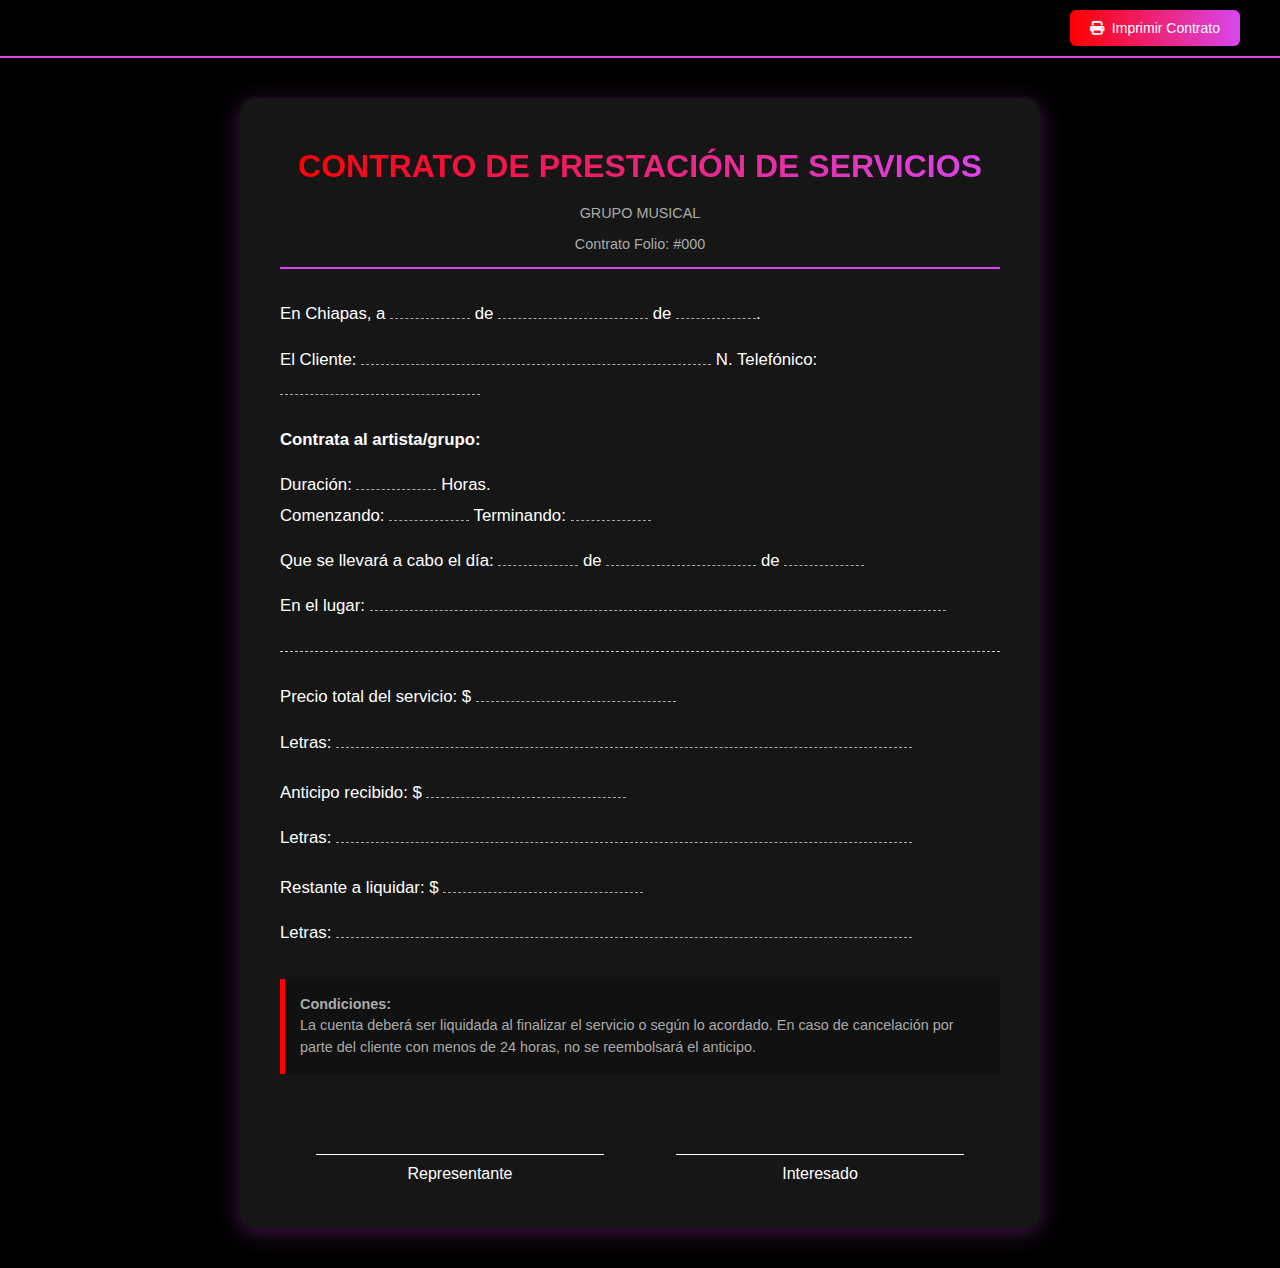
<file: vistas/contrato.html>
<!DOCTYPE html>
<html lang="es">
<head>
  <meta charset="UTF-8">
  <meta name="viewport" content="width=device-width, initial-scale=1.0">
  <title>Contrato de Servicio</title>
  <link rel="stylesheet" href="/estilos/contrato.css"> 
  <link rel="stylesheet" href="https://cdnjs.cloudflare.com/ajax/libs/font-awesome/6.4.0/css/all.min.css">
</head>
<body>
  <header class="header">
    <div class="header-buttons" style="margin-left: auto;">
      <button onclick="window.print()" class="btn-volver">
        <i class="fas fa-print"></i> Imprimir Contrato
      </button>
    </div>
  </header>

  <div class="contrato-container">
    <div class="contrato-card">
        <div class="contrato-header-title">
            <h1>CONTRATO DE PRESTACIÓN DE SERVICIOS</h1>
            <p id="headerMusicoNombre">GRUPO MUSICAL</p> 
            <p>Contrato Folio: #<span id="folioContrato">000</span></p>
        </div>

        <div class="seccion">
            <p>
                En <span id="ciudadFirma">Chiapas</span>, a 
                <span class="linea-relleno" id="diaFirma"></span> de 
                <span class="linea-relleno" id="mesFirma" style="min-width: 150px;"></span> de 
                <span class="linea-relleno" id="anioFirma"></span>.
            </p>
            <p>
                El Cliente: <span class="linea-relleno" id="nombreCliente" style="min-width: 350px;"></span>
                N. Telefónico: <span class="linea-relleno" id="telefonoCliente" style="min-width: 200px;"></span>
            </p>
        </div>

        <div class="seccion">
            <p class="titulo-servicio" style="font-weight: bold;">
                Contrata al artista/grupo: <span id="nombreMusicoBody"></span>
            </p>
            <p>
                Duración: <span class="linea-relleno" id="duracionHoras"></span> Horas.
                <br>
                Comenzando: <span class="linea-relleno" id="horaInicio"></span>
                Terminando: <span class="linea-relleno" id="horaFin"></span>
            </p>
            <p>
                Que se llevará a cabo el día: 
                <span class="linea-relleno" id="diaEvento"></span> de 
                <span class="linea-relleno" id="mesEvento" style="min-width: 150px;"></span> de 
                <span class="linea-relleno" id="anioEvento"></span>
            </p>
            <p>
                En el lugar: <span class="linea-relleno" id="direccionEvento" style="min-width: 80%;"></span>
            </p>
        </div>

        <hr style="border: 0; border-top: 1px dashed #ccc; margin: 30px 0;">

        <div class="seccion">
            <p>
                Precio total del servicio: $ <span class="linea-relleno" id="montoTotal" style="min-width: 200px;"></span>
            </p>
            <p>
                Letras: <span class="linea-relleno" id="montoTotalLetras" style="min-width: 80%;"></span>
            </p>
        </div>

        <div class="seccion">
            <p>
                Anticipo recibido: $ <span class="linea-relleno" id="montoAnticipo" style="min-width: 200px;"></span>
            </p>
            <p>
                Letras: <span class="linea-relleno" id="montoAnticipoLetras" style="min-width: 80%;"></span>
            </p>
        </div>

        <div class="seccion">
            <p>
                Restante a liquidar: $ <span class="linea-relleno" id="montoRestante" style="min-width: 200px;"></span>
            </p>
            <p>
                Letras: <span class="linea-relleno" id="montoRestanteLetras" style="min-width: 80%;"></span>
            </p>
        </div>

        <div class="seccion-legal">
            <p style="font-weight: bold; color: var(--color-texto-claro);">Condiciones:</p>
            <p>La cuenta deberá ser liquidada al finalizar el servicio o según lo acordado. En caso de cancelación por parte del cliente con menos de 24 horas, no se reembolsará el anticipo.</p>
        </div>

        <div class="seccion-firmas">
            <div class="firma">
                <div class="linea-firma"></div>
                <span id="firmaMusico">Representante</span>
            </div>
            <div class="firma">
                <div class="linea-firma"></div>
                <span id="firmaCliente">Interesado</span>
            </div>
        </div>
    </div>
  </div>

  <script src="/Js/contrato.js"></script>
</body>
</html>
</file>
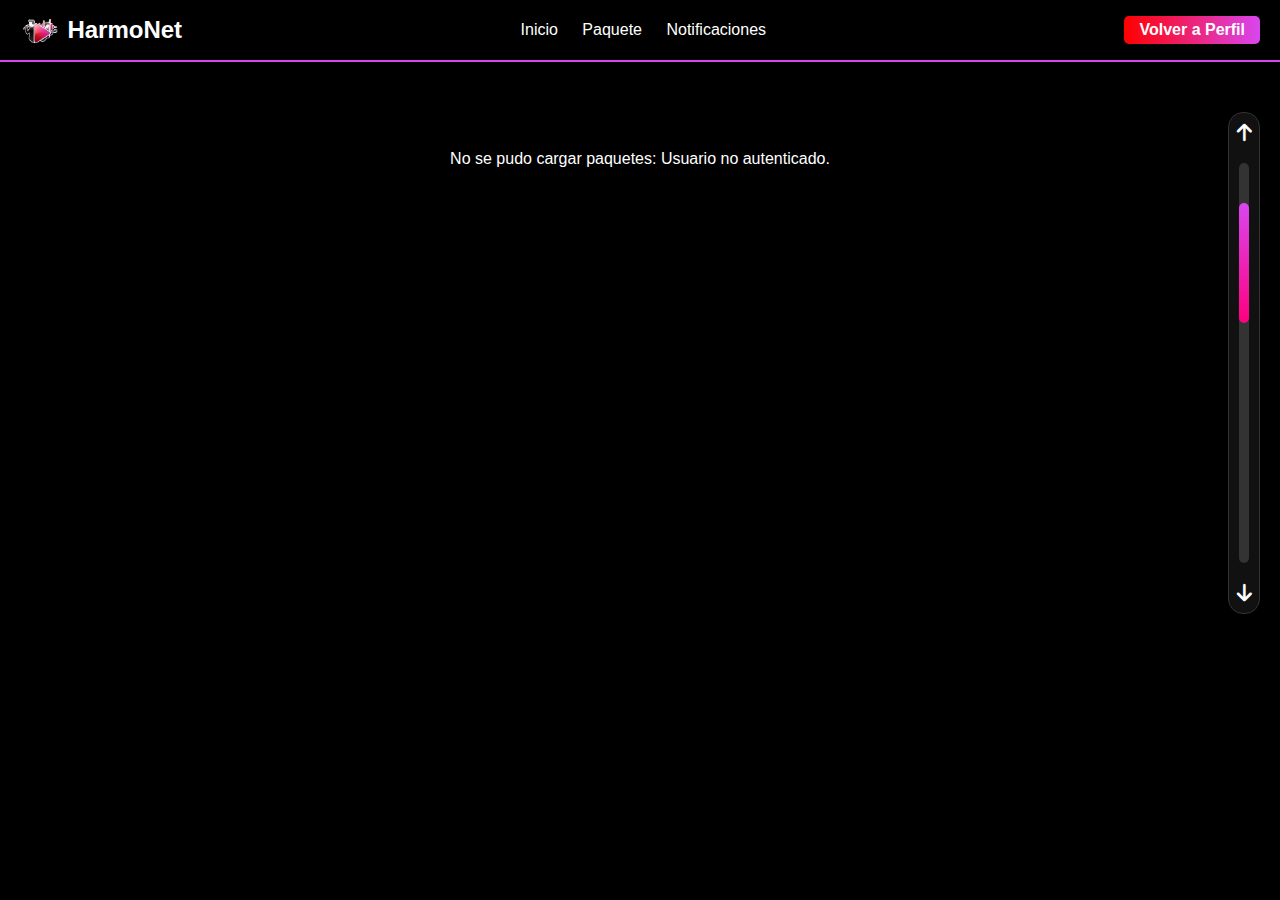
<file: vistas/paquete.html>
<!DOCTYPE html>
<html lang="es">
<head>
    <meta charset="UTF-8">
    <meta name="viewport" content="width=device-width, initial-scale=1.0">
    <title>HarmoNet - Vista de Eventos</title>
    <link rel="stylesheet" href="/estilos/paquete.css">
    <link rel="stylesheet" href="https://cdnjs.cloudflare.com/ajax/libs/font-awesome/6.0.0-beta3/css/all.min.css">
</head>
<body>

    <header class="navbar">
        <div class="logo">
            <img src="/Imagenes/logo-harmonet.png" alt="Logo HarmoNet" class="logo-icon">
            <span>HarmoNet</span>
        </div>
        <nav class="menuMusico"> 
            <a href="../index.html">Inicio</a>
            <a href="#">Paquete</a>
            <a href="Notificaciones.html">Notificaciones</a>
        </nav>
        <div class="user-profile">
            <a href="menuMusico.html">Volver a Perfil</a> 
        </div>
    </header>

    <div class="main-container">
        <div class="event-list">
            
           
        </div>

        <div class="sidebar-scroll">
            <i class="fas fa-arrow-up"></i>
            <div class="scroll-bar">
                <div class="scroll-thumb"></div>
            </div>
            <i class="fas fa-arrow-down"></i>
        </div>
    </div>

    <div id="confirmationModal" class="modal">
        <div class="modal-content">
            <span class="close-button">&times;</span>
            <h3 id="modalTitle">Confirmación</h3>
            <p id="modalMessage">¿Estás seguro de que quieres realizar esta acción?</p>
            <div class="modal-actions">
                <button id="confirmBtn" class="confirm-btn">Sí</button>
                <button id="cancelBtn" class="cancel-btn">No, Cancelar</button>
            </div>
        </div>
    </div>

    <div id="editModal" class="modal">
        <div class="modal-content">
            <span class="close-button">&times;</span>
            <h3>✏️ Editar Paquete</h3>
            <form id="editForm">
                
                <label for="editPackageTitle">Título del Paquete (Nombre):</label>
                <input type="text" id="editPackageTitle" name="editPackageTitle" required>
                
                <label for="editPackageDescription">Descripción:</label>
                <textarea id="editPackageDescription" name="editPackageDescription"></textarea>
                
                <label for="editPackageDuration">Duración (Unidad de Tiempo, ej: por hora):</label>
                <input type="text" id="editPackageDuration" name="editPackageDuration" required>

                <label for="editPackagePrice">Precio ($):</label>
                <input type="number" id="editPackagePrice" name="editPackagePrice" min="0" step="1" required>

                <label for="editPackageMusicians">Cantidad de Músicos:</label>
                <input type="number" id="editPackageMusicians" name="editPackageMusicians" min="1" required>

                <label for="editPackageImage">Cambiar Imagen del Paquete:</label>
                <input type="file" id="editPackageImage" name="editPackageImage" accept="image/*">
                
                <div class="modal-actions">
                    <button type="submit" class="confirm-btn">Guardar Cambios</button>
                    <button type="button" id="editCancelBtn" class="cancel-btn">Cancelar</button>
                </div>
            </form>
        </div>
    </div>
    
    <script src="/Js/paquete.js"></script>
</body>
</html>
</file>
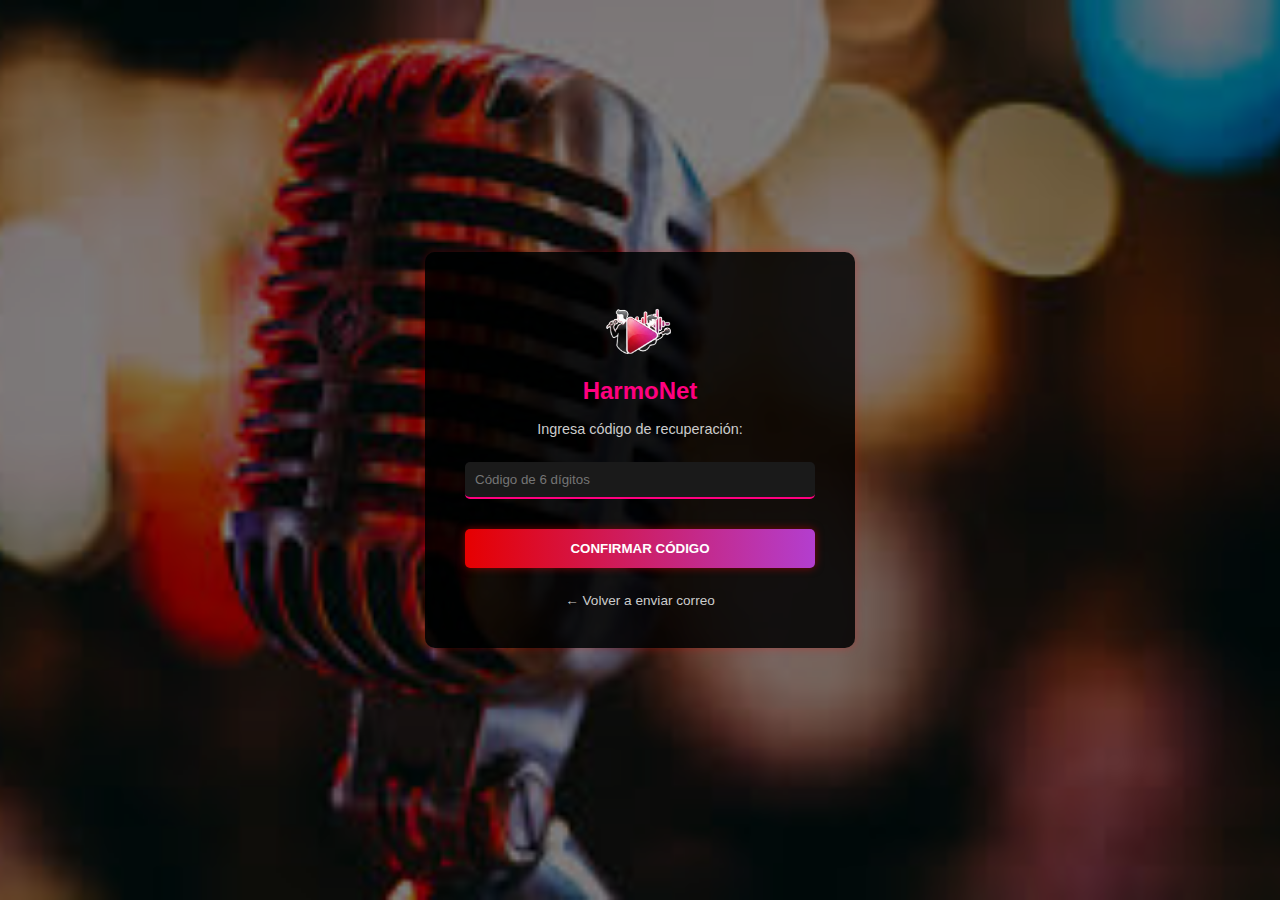
<file: vistas/RC.html>
<!DOCTYPE html>
<html lang="es">
<head>
    <meta charset="UTF-8">
    <meta name="viewport" content="width=device-width, initial-scale=1.0">
    <title>Paso 2: Ingresar Código</title>
    <link rel="stylesheet" href="/estilos/RecuperarContraseña.css">
</head>
<body>
    <div class="background-container">
        <div class="form-card">
            <img src="/Imagenes/logo-harmonet.png" alt="HarmoNet Logo" class="logo">
            <h1>HarmoNet</h1>
            
            <div id="step2" class="form-step active">
                <p>Ingresa código de recuperación:</p>
                <form id="formStep2">
                    <div class="input-group">
                        <input type="text" id="code" placeholder="Código de 6 dígitos" required>
                    </div>
                    <button type="submit" class="btn confirm-btn">Confirmar código</button>
                    <a href="RecuperarContraseña.html" class="back-link back-to-step1">← Volver a enviar correo</a>
                </form>
            </div>
        </div>
    </div>
    <script src="/Js/RC.js"></script>
</body>
</html>
</file>
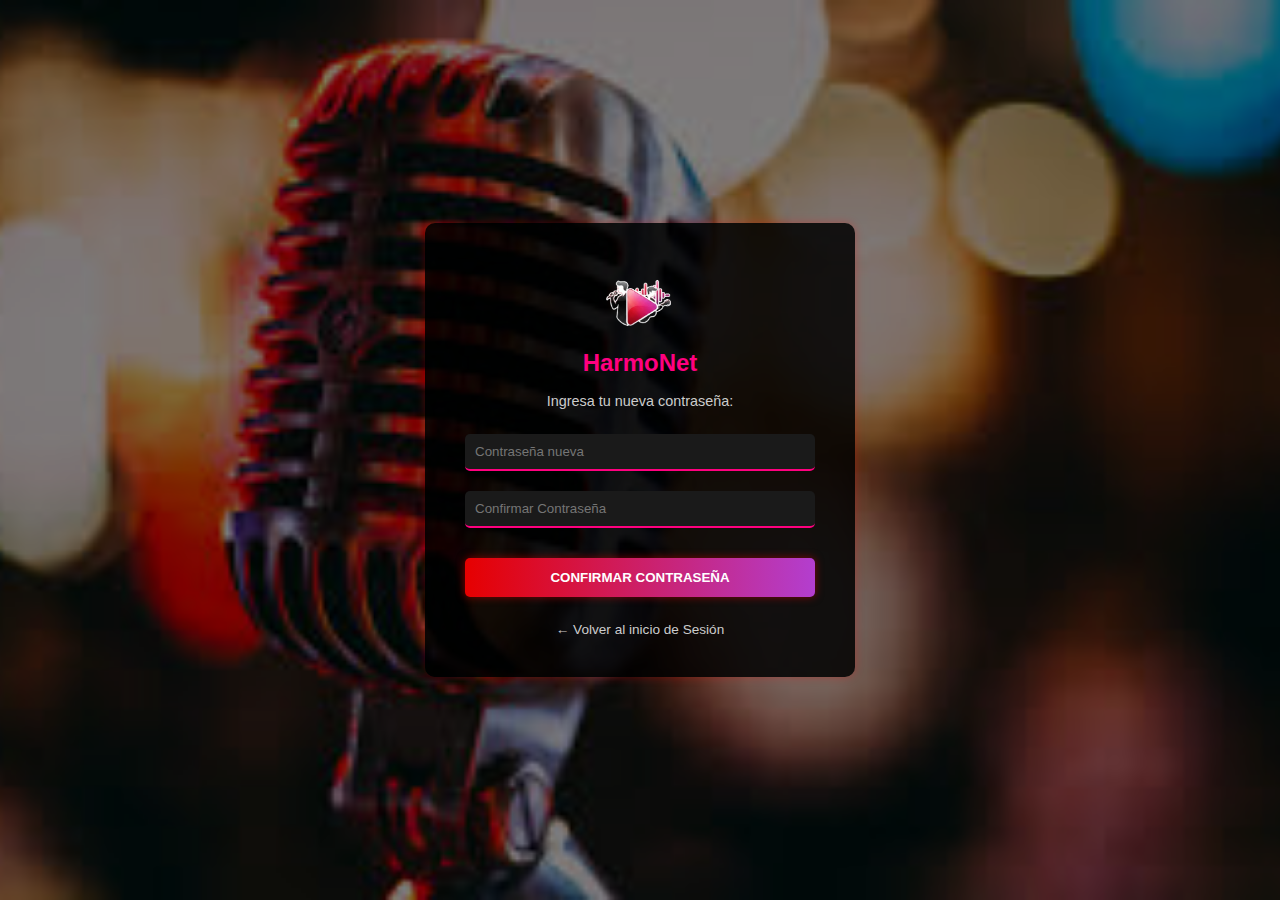
<file: vistas/RC2.html>
<!DOCTYPE html>
<html lang="es">
<head>
    <meta charset="UTF-8">
    <meta name="viewport" content="width=device-width, initial-scale=1.0">
    <title>Paso 3: Nueva Contraseña</title>
    <link rel="stylesheet" href="/estilos/RecuperarContraseña.css">
</head>
<body>
    <div class="background-container">
        <div class="form-card">
            <img src="/Imagenes/logo-harmonet.png" alt="HarmoNet Logo" class="logo">
            <h1>HarmoNet</h1>
            
            <div id="step3" class="form-step active">
                <p>Ingresa tu nueva contraseña:</p>
                <form id="formStep3">
                    <div class="input-group">
                        <input type="password" id="newPass" placeholder="Contraseña nueva" required>
                    </div>
                    <div class="input-group">
                        <input type="password" id="confirmNewPass" placeholder="Confirmar Contraseña" required>
                    </div>
                    <button type="submit" class="btn primary-btn">Confirmar Contraseña</button>
                    <a href="/vistas/regitro.html" class="back-link">← Volver al inicio de Sesión</a>
                </form>
            </div>
        </div>
    </div>
    <script src="/Js/RC.js"></script>
</body>
</html>
</file>
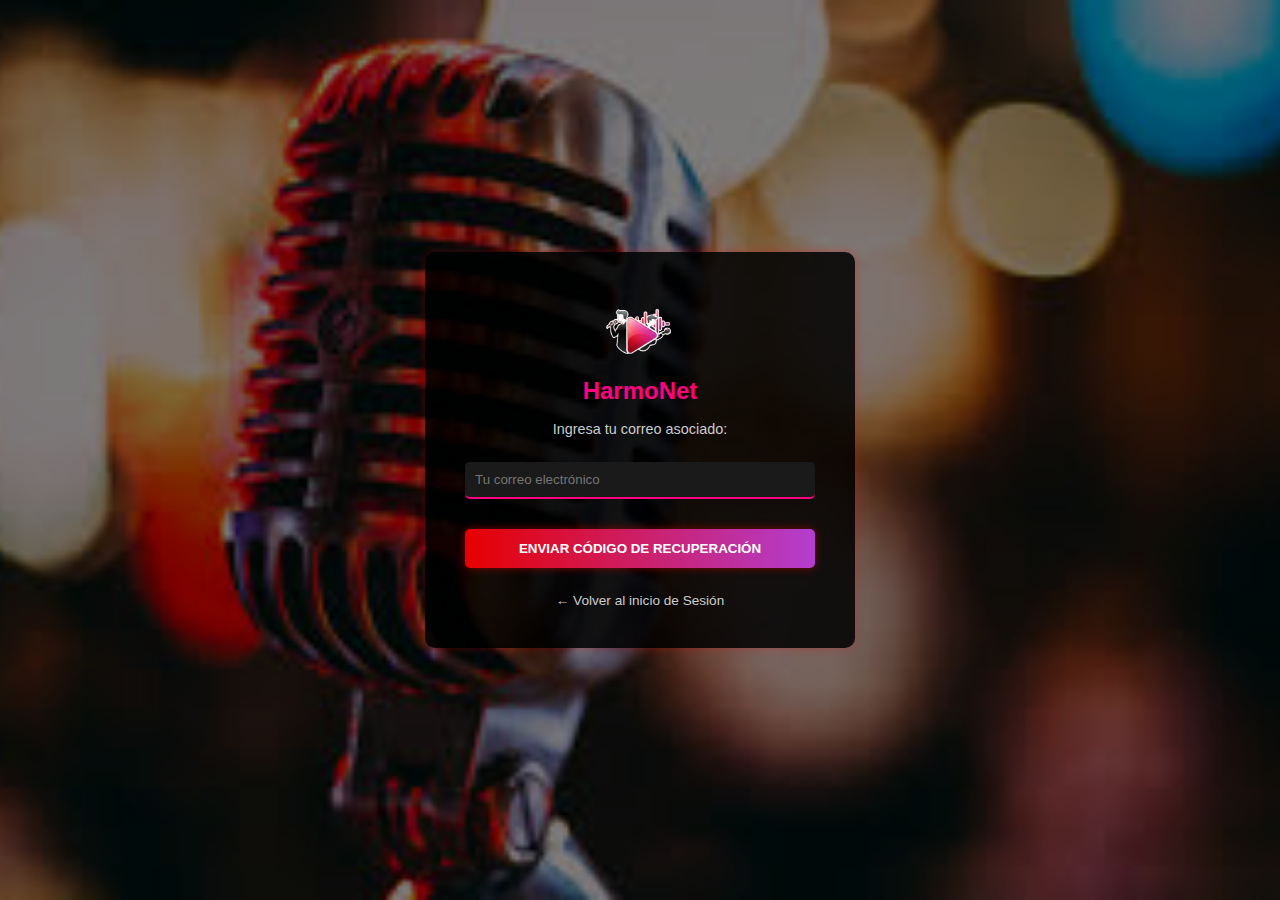
<file: vistas/RecuperarContraseña.html>
<!DOCTYPE html>
<html lang="es">
<head>
    <meta charset="UTF-8">
    <meta name="viewport" content="width=device-width, initial-scale=1.0">
    <title>Paso 1: Recuperar Contraseña</title>
    <link rel="stylesheet" href="/estilos/RecuperarContraseña.css"> 
</head>
<body>
    <div class="background-container">
        <div class="form-card">
            <img src="/Imagenes/logo-harmonet.png" alt="HarmoNet Logo" class="logo">
            <h1>HarmoNet</h1>
            
            <div id="step1" class="form-step active">
                <p>Ingresa tu correo asociado:</p>
                <form id="formStep1">
                    <div class="input-group">
                        <input type="email" id="email" placeholder="Tu correo electrónico" required> </div>
                    <button type="submit" class="btn primary-btn">Enviar código de recuperación</button>
                    <a href="/vistas/regitro.html" class="back-link">← Volver al inicio de Sesión</a>
                </form>
            </div>
        </div>
    </div>
    <script src="/Js/RC.js"></script>
</body>
</html>
</file>
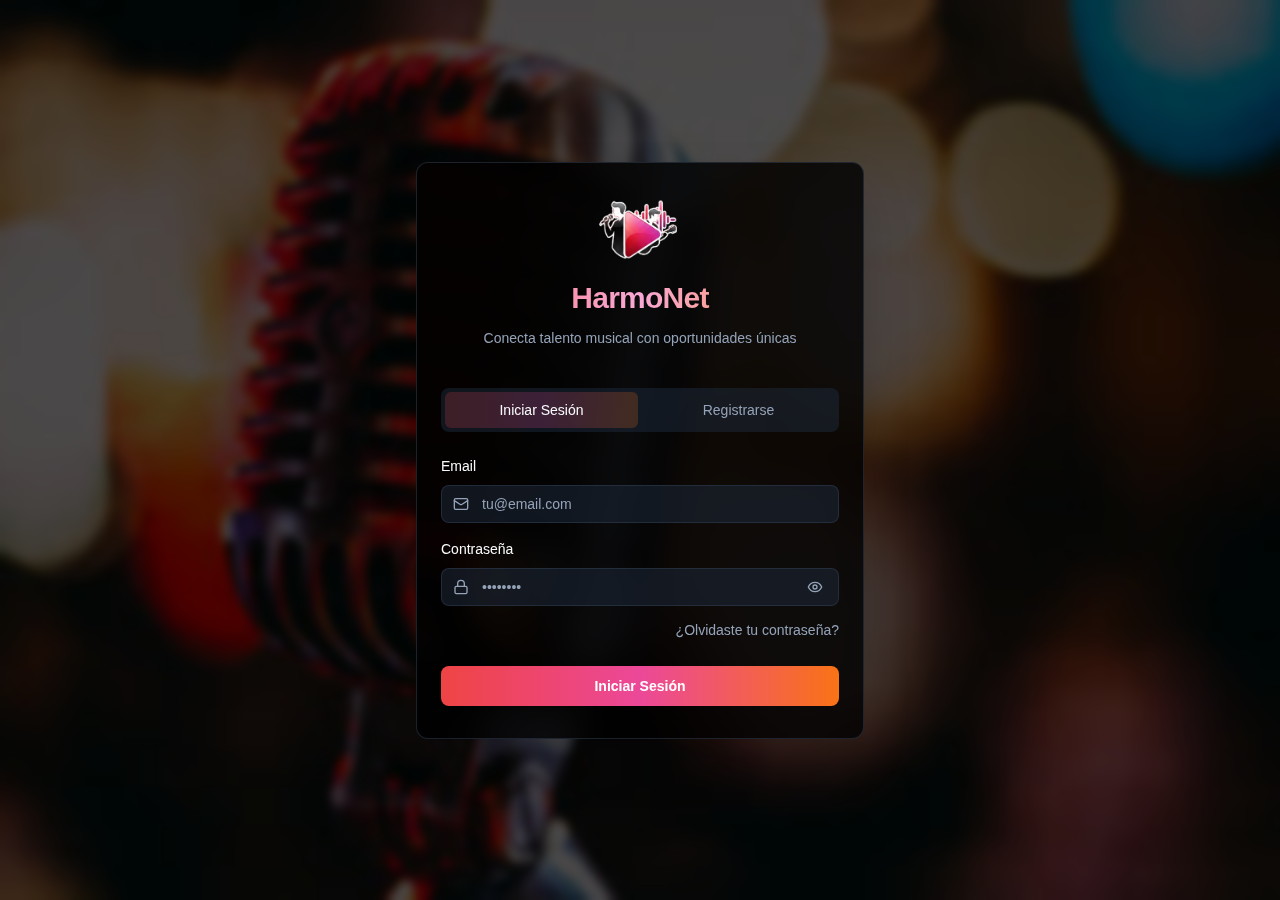
<file: vistas/regitro.html>
<!DOCTYPE html>
<html lang="es">

<head>
    <meta charset="UTF-8" />
    <meta name="viewport" content="width=device-width, initial-scale=1.0" />
    <meta name="description" content="HermoNet - Plataforma para contratar músicos" />
    <title>HermoNet - Autenticación</title>
    <link rel="stylesheet" href="../estilos/registro.css"> 
</head>
    
<body>
    <div class="background">
        <img src="../Imagenes/mic-background.jpg" alt="Luces de escenario" class="background-image" loading="lazy" />
        <div class="background-overlay"></div>
        <div class="background-blur"></div>
    </div>

    <main class="main-container">
        <div class="auth-card">
            <header class="card-header">
                <div class="logo-circle">
                    <img src="../Imagenes/logo-harmonet.png" class="logo" />
                </div>
                <h1 class="brand-title">HarmoNet</h1>
                <p class="brand-subtitle">
                    Conecta talento musical con oportunidades únicas
                </p>
            </header>

            <div class="card-body">
                <div class="tabs-container">
                    <div class="tabs-header" role="tablist">
                        <button type="button" class="tab-button active" role="tab" aria-selected="true"
                            aria-controls="login-panel" data-tab="login">
                            Iniciar Sesión
                        </button>
                        <button type="button" class="tab-button" role="tab" aria-selected="false"
                            aria-controls="register-panel" data-tab="register">
                            Registrarse
                        </button>
                    </div>

                    <div id="login-panel" class="tab-panel active" role="tabpanel" aria-labelledby="login-tab">
                        <form id="login-form" class="auth-form" action="../index.html" novalidate>
                            <div class="form-field">
                                <label for="login-email" class="field-label">Email</label>
                                <div class="input-group">
                                    <svg class="input-icon" viewBox="0 0 24 24" fill="none" stroke="currentColor"
                                        stroke-width="2" stroke-linecap="round" stroke-linejoin="round"
                                        aria-hidden="true">
                                        <rect width="20" height="16" x="2" y="4" rx="2"></rect>
                                        <path d="m22 7-8.97 5.7a1.94 1.94 0 0 1-2.06 0L2 7"></path>
                                    </svg>
                                    <input type="email" id="login-email" name="email" class="field-input"
                                        placeholder="tu@email.com" autocomplete="email" required />
                                </div>
                            </div>

                            <div class="form-field">
                                <label for="login-password" class="field-label">Contraseña</label>
                                <div class="input-group">
                                    <svg class="input-icon" viewBox="0 0 24 24" fill="none" stroke="currentColor"
                                        stroke-width="2" stroke-linecap="round" stroke-linejoin="round"
                                        aria-hidden="true">
                                        <rect width="18" height="11" x="3" y="11" rx="2" ry="2"></rect>
                                        <path d="M7 11V7a5 5 0 0 1 10 0v4"></path>
                                    </svg>
                                    <input type="password" id="login-password" name="password" class="field-input"
                                        placeholder="••••••••" autocomplete="current-password" required />
                                    <button type="button" class="password-toggle" data-target="login-password"
                                        aria-label="Mostrar contraseña">
                                        <svg class="eye-open" viewBox="0 0 24 24" fill="none" stroke="currentColor"
                                            stroke-width="2" stroke-linecap="round" stroke-linejoin="round"
                                            aria-hidden="true">
                                            <path d="M2 12s3-7 10-7 10 7 10 7-3 7-10 7-10-7-10-7Z"></path>
                                            <circle cx="12" cy="12" r="3"></circle>
                                        </svg>
                                        <svg class="eye-closed" viewBox="0 0 24 24" fill="none" stroke="currentColor"
                                            stroke-width="2" stroke-linecap="round" stroke-linejoin="round"
                                            aria-hidden="true">
                                            <path d="M9.88 9.88a3 3 0 1 0 4.24 4.24"></path>
                                            <path
                                                d="M10.73 5.08A10.43 10.43 0 0 1 12 5c7 0 10 7 10 7a13.16 13.16 0 0 1-1.67 2.68">
                                            </path>
                                            <path
                                                d="M6.61 6.61A13.526 13.526 0 0 0 2 12s3 7 10 7a9.74 9.74 0 0 0 5.39-1.61">
                                            </path>
                                            <line x1="2" x2="22" y1="2" y2="22"></line>
                                        </svg>
                                    </button>
                                </div>
                            </div>

                            <div class="forgot-password-container">
                                <a href="RecuperarContraseña.html" class="forgot-password-link"> 
                                    ¿Olvidaste tu contraseña?
                                </a>
                            </div>

                            <button type="submit" class="submit-button">
                                Iniciar Sesión
                            </button>
                        </form>
                    </div>

                    <div id="register-panel" class="tab-panel" role="tabpanel" aria-labelledby="register-tab">
                        <form id="register-form" class="auth-form" novalidate>
                            <div class="user-type-section">
                                <label class="user-type-label">¿Quién eres?</label>
                                <div class="user-type-toggle">
                                    <div class="toggle-option">
                                        <svg class="toggle-icon" viewBox="0 0 24 24" fill="none" stroke="currentColor"
                                            stroke-width="2" stroke-linecap="round" stroke-linejoin="round"
                                            aria-hidden="true">
                                            <path d="M16 21v-2a4 4 0 0 0-4-4H6a4 4 0 0 0-4 4v2"></path>
                                            <circle cx="9" cy="7" r="4"></circle>
                                            <path d="M22 21v-2a4 4 0 0 0-3-3.87"></path>
                                            <path d="M16 3.13a4 4 0 0 1 0 7.75"></path>
                                        </svg>
                                        <span class="toggle-label active" data-type="cliente">Soy Cliente</span>
                                    </div>

                                    <button type="button" class="switch-button" role="switch" aria-checked="false"
                                        aria-label="Cambiar tipo de usuario">
                                        <span class="switch-thumb"></span>
                                    </button>

                                    <div class="toggle-option">
                                        <svg class="toggle-icon" viewBox="0 0 24 24" fill="none" stroke="currentColor"
                                            stroke-width="2" stroke-linecap="round" stroke-linejoin="round"
                                            aria-hidden="true">
                                            <path d="M9 18V5l12-2v13"></path>
                                            <circle cx="6" cy="18" r="3"></circle>
                                            <circle cx="18" cy="16" r="3"></circle>
                                        </svg>
                                        <span class="toggle-label" data-type="musico">Soy Músico</span>
                                    </div>
                                </div>
                            </div>

                            <div class="form-separator"></div>

                            <div class="form-field">
                                <label for="register-name" class="field-label">Nombre completo</label>
                                <div class="input-group">
                                    <svg class="input-icon" viewBox="0 0 24 24" fill="none" stroke="currentColor"
                                        stroke-width="2" stroke-linecap="round" stroke-linejoin="round"
                                        aria-hidden="true">
                                        <path d="M19 21v-2a4 4 0 0 0-4-4H9a4 4 0 0 0-4 4v2"></path>
                                        <circle cx="12" cy="7" r="4"></circle>
                                    </svg>
                                    <input type="text" id="register-name" name="name" class="field-input"
                                        placeholder="Tu nombre completo" autocomplete="name" required />
                                </div>
                            </div>

                            <div class="form-field">
                                <label for="register-email" class="field-label">Email</label>
                                <div class="input-group">
                                    <svg class="input-icon" viewBox="0 0 24 24" fill="none" stroke="currentColor"
                                        stroke-width="2" stroke-linecap="round" stroke-linejoin="round"
                                        aria-hidden="true">
                                        <rect width="20" height="16" x="2" y="4" rx="2"></rect>
                                        <path d="m22 7-8.97 5.7a1.94 1.94 0 0 1-2.06 0L2 7"></path>
                                    </svg>
                                    <input type="email" id="register-email" name="email" class="field-input"
                                        placeholder="tu@email.com" autocomplete="email" required />
                                </div>
                            </div>

                            <div class="form-field">
                                <label for="register-phoneNumber" class="field-label">Número de Celular</label>
                                <div class="input-group">
                                    <svg class="input-icon" viewBox="0 0 24 24" fill="none" stroke="currentColor" 
                                        stroke-width="2" stroke-linecap="round" stroke-linejoin="round" aria-hidden="true">
                                        <path d="M22 16.92v3a2 2 0 0 1-2.18 2 19.79 19.79 0 0 1-8.63-3.07 19.5 19.5 0 0 1-8.63-8.63A2 2 0 0 1 4.08 2H7v4h4"></path>
                                    </svg>
                                    <input type="tel" id="register-phoneNumber" name="phoneNumber" class="field-input"
                                        placeholder="Ej. 5512345678" autocomplete="tel" required 
                                        pattern="\d{10}" title="Debe contener 10 dígitos"/>
                                </div>
                            </div>
                            <div class="form-field">
                                <label for="register-password" class="field-label">Contraseña</label>
                                <div class="input-group">
                                    <svg class="input-icon" viewBox="0 0 24 24" fill="none" stroke="currentColor"
                                        stroke-width="2" stroke-linecap="round" stroke-linejoin="round"
                                        aria-hidden="true">
                                        <rect width="18" height="11" x="3" y="11" rx="2" ry="2"></rect>
                                        <path d="M7 11V7a5 5 0 0 1 10 0v4"></path>
                                    </svg>
                                    <input type="password" id="register-password" name="password" class="field-input"
                                        placeholder="••••••••" autocomplete="new-password" required />
                                    <button type="button" class="password-toggle" data-target="register-password"
                                        aria-label="Mostrar contraseña">
                                        <svg class="eye-open" viewBox="0 0 24 24" fill="none" stroke="currentColor"
                                            stroke-width="2" stroke-linecap="round" stroke-linejoin="round"
                                            aria-hidden="true">
                                            <path d="M2 12s3-7 10-7 10 7 10 7-3 7-10 7-10-7-10-7Z"></path>
                                            <circle cx="12" cy="12" r="3"></circle>
                                        </svg>
                                        <svg class="eye-closed" viewBox="0 0 24 24" fill="none" stroke="currentColor"
                                            stroke-width="2" stroke-linecap="round" stroke-linejoin="round"
                                            aria-hidden="true">
                                            <path d="M9.88 9.88a3 3 0 1 0 4.24 4.24"></path>
                                            <path
                                                d="M10.73 5.08A10.43 10.43 0 0 1 12 5c7 0 10 7 10 7a13.16 13.16 0 0 1-1.67 2.68">
                                            </path>
                                            <path
                                                d="M6.61 6.61A13.526 13.526 0 0 0 2 12s3 7 10 7a9.74 9.74 0 0 0 5.39-1.61">
                                            </path>
                                            <line x1="2" x2="22" y1="2" y2="22"></line>
                                        </svg>
                                    </button>
                                </div>
                            </div>

                            <button type="submit" class="submit-button" id="register-submit">
                                Registrarme como Cliente
                            </button>
                        </form>
                    </div>
                </div>
            </div>
        </div>
    </main>

    <script src="../Js/registro.js"></script> 
</body>

</html>
</file>
<file: estilos/contrato.css>
:root {
    --color-primario: #D946EF; 
    --color-secundario: #FF0000; 
    --color-fondo: #000; 
    --color-card-fondo: #161616; 
    --color-texto: #fff; 
    --color-texto-claro: #aaa; 
    --color-borde: #555; 
    --color-sombra: rgba(217, 70, 239, 0.3); 
    --color-logout: #FF0000; 
    --gradient-main: linear-gradient(90deg, #FF0000, #D946EF); 
}

* {
    margin: 0;
    padding: 0;
    box-sizing: border-box;
}

body {
    font-family: 'Arial', sans-serif;
    background-color: var(--color-fondo);
    color: var(--color-texto);
    min-height: 100vh;
}

.header {
    display: flex;
    justify-content: flex-end;
    align-items: center;
    padding: 10px 40px;
    background: var(--color-fondo);
    border-bottom: 2px solid var(--color-primario);
    box-shadow: 0 2px 10px rgba(0, 0, 0, 0.5);
}

.header-buttons {
    display: flex;
    gap: 10px;
}

.btn-volver {
    padding: 10px 20px;
    border: none;
    border-radius: 6px;
    cursor: pointer;
    font-size: 14px;
    font-weight: 500;
    transition: all 0.3s ease;
    display: flex;
    align-items: center;
    gap: 8px;
    color: var(--color-texto);
}

.btn-volver {
    background: var(--gradient-main);
    color: white;
}

.btn-volver:hover {
    opacity: 0.85;
}


.perfil-container {
    display: flex;
    justify-content: center;
    align-items: center;
    padding: 40px 20px;
    min-height: calc(100vh - 50px); 
}
.perfil-card {
    background: var(--color-card-fondo);
    border-radius: 15px;
    box-shadow: 0 5px 25px var(--color-sombra);
    max-width: 700px;
    width: 100%;
    overflow: hidden;
}

@media (max-width: 768px) {
    .header {
        flex-direction: column;
        gap: 15px;
        padding: 10px 20px;
    }

    .header-buttons {
        width: 100%;
        justify-content: center;
    }
}



.alerta-overlay {
    position: fixed;
    top: 0;
    left: 0;
    width: 100%;
    height: 100%;
    background-color: rgba(0, 0, 0, 0.8);
    display: none;
    justify-content: center;
    align-items: center;
    z-index: 10001;
}

.alerta-overlay.active {
    display: flex;
}

.alerta-container {
    background: var(--color-card-fondo); 
    border-radius: 12px;
    max-width: 400px;
    width: 90%;
    box-shadow: 0 10px 40px rgba(0, 0, 0, 0.5);
    animation: alertaSlideIn 0.3s ease;
}

@keyframes alertaSlideIn {
    from {
        transform: scale(0.8);
        opacity: 0;
    }
    to {
        transform: scale(1);
        opacity: 1;
    }
}

.alerta-header {
    padding: 20px;
    border-radius: 12px 12px 0 0;
    display: flex;
    align-items: center;
    gap: 15px;
    color: white;
}

.alerta-header.error {
    background-color: var(--color-logout);
}

.alerta-header.success {
    background-color: #28a745; 
}

.alerta-header.warning {
    background-color: #ffc107; 
    color: #333;
}

.alerta-header.info {
    background-color: var(--color-primario); 
}

.alerta-icon {
    font-size: 2rem;
}

.alerta-title {
    margin: 0;
    font-size: 1.2rem;
    font-weight: bold;
}

.alerta-body {
    padding: 25px;
    text-align: center;
}

.alerta-message {
    font-size: 1rem;
    color: var(--color-texto);
    line-height: 1.6;
}

.alerta-footer {
    padding: 15px 20px;
    display: flex;
    justify-content: center;
    border-top: 1px solid var(--color-borde);
}

.btn-alerta-ok {
    padding: 10px 30px;
    border: none;
    border-radius: 8px;
    cursor: pointer;
    font-weight: bold;
    font-size: 0.95rem;
    background: var(--gradient-main);
    color: white;
    transition: all 0.3s ease;
}

.btn-alerta-ok:hover {
    opacity: 0.85;
    transform: translateY(-2px);
}


.alerta-footer.confirmacion {
    justify-content: flex-end;
    gap: 15px;
}

.btn-alerta-cancel {
    padding: 10px 30px;
    border: 1px solid var(--color-borde);
    border-radius: 8px;
    cursor: pointer;
    font-weight: bold;
    font-size: 0.95rem;
    background-color: var(--color-card-fondo);
    color: var(--color-texto);
    transition: all 0.3s ease;
}
.btn-alerta-cancel:hover {
    background-color: #2a2a2a;
}

.btn-alerta-confirmacion {
    padding: 10px 30px; 
    border: none;
    border-radius: 8px;
    cursor: pointer;
    font-weight: bold;
    font-size: 0.95rem;
    background-color: var(--color-logout);
    color: white;
    transition: all 0.3s ease;
}

.btn-alerta-confirmacion:hover {
    background-color: #c9302c; 
    transform: translateY(-2px);
}

.contrato-container {
    display: flex;
    justify-content: center;
    padding: 40px 20px;
    background-color: var(--color-fondo);
}

.contrato-card {
    background: var(--color-card-fondo);
    border-radius: 15px;
    box-shadow: 0 5px 25px var(--color-sombra);
    max-width: 800px;
    width: 100%;
    padding: 40px;
    line-height: 1.8;
}

.contrato-header-title {
    text-align: center;
    border-bottom: 2px solid var(--color-primario);
    padding-bottom: 10px;
    margin-bottom: 30px;
}

.contrato-header-title h1 {
    background: var(--gradient-main);
    -webkit-background-clip: text;
    -webkit-text-fill-color: transparent;
    background-clip: text;
    color: transparent; 
    font-size: 2em;
    margin: 0;
}

.contrato-header-title p {
    font-size: 0.9em;
    color: var(--color-texto-claro);
    margin: 5px 0 0 0;
}


.linea-relleno {
    display: inline-block;
    border-bottom: 1px dashed var(--color-texto-claro);
    min-width: 80px;
    text-align: center;
    font-weight: bold;
    padding: 0 5px;
    color: var(--color-texto-claro);
}

.seccion {
    margin-bottom: 20px;
}

.seccion p, .seccion div {
    margin-bottom: 15px;
    font-size: 1.05em;
}

.seccion-legal {
    background-color: #111111;
    border-left: 5px solid var(--color-secundario); 
    padding: 15px;
    margin: 30px 0;
    font-size: 0.9em;
    line-height: 1.5;
    color: var(--color-texto-claro);
}

.seccion-firmas {
    display: flex;
    justify-content: space-around;
    margin-top: 60px;
    padding-top: 20px;
}

.firma {
    text-align: center;
    width: 40%;
}

.linea-firma {
    border-top: 1px solid var(--color-texto);
    margin-bottom: 5px;
}


@media print {
    body {
        background-color: white !important;
        margin: 0;
        padding: 0;
        color: black !important; 
    }
    
    
    .header {
        display: none !important;
    }

    .contrato-container {
        box-shadow: none !important;
        padding: 0 !important; 
        margin: 0 !important;
    }

    .contrato-card {
        background: white !important;
        box-shadow: none !important;
        border-radius: 0 !important;
        max-width: 100% !important;
        width: 100% !important;
        padding: 20px !important; 
    }

    .contrato-header-title h1 {
        color: var(--color-primario) !important; 
        background: none !important;
        -webkit-text-fill-color: initial !important; 
    }
    .contrato-header-title {
        border-bottom: 2px solid var(--color-primario) !important; 
    }
    .contrato-header-title p {
        color: var(--color-texto-claro) !important;
    }
    
    .linea-relleno {
        border-bottom-color: black !important;
        color: black !important;
    }

    .seccion-legal {
        background-color: #f0f0f0 !important;
        border-left-color: var(--color-secundario) !important;
    }
    .linea-firma {
        border-top-color: black !important;
    }
}
</file>
<file: estilos/paquete.css>
body {
    background-color: #000;
    color: #fff;
    font-family: Arial, sans-serif;
    margin: 0;
    padding: 0;
}

/* --- CLASE DE DEGRADADO --- */
.gradient-text {
    background: linear-gradient(90deg, #FF0000, #D946EF);
    -webkit-background-clip: text;
    -webkit-text-fill-color: transparent;
    background-clip: text;
    color: transparent; 
}

/* --- Encabezado / Navbar --- */
.navbar {
    display: flex;
    justify-content: space-between;
    align-items: center;
    padding: 10px 20px;
    border-bottom: 2px solid #D946EF; 
    background-color: #000;
}

.logo {
    display: flex;
    align-items: center;
}

/* TAMAÑO DEL LOGO AUMENTADO */
.logo-icon {
    height: 40px; 
    width: auto;
    margin-right: 5px;
}

.logo span {
    color: #fff; 
    font-size: 24px;
    font-weight: bold;
}

/* Clase de navegación actualizada */
.menuMusico a {
    color: #fff;
    text-decoration: none;
    margin-right: 20px;
}

.user-profile {
    background: linear-gradient(90deg, #FF0000, #D946EF); 
    padding: 5px 15px;
    border-radius: 5px;
}

.user-profile a {
    color: #fff;
    text-decoration: none;
    font-weight: bold;
    white-space: nowrap; 
}

/* --- Contenedor Principal y Tarjetas --- */
.main-container {
    display: flex;
    justify-content: center;
    padding: 40px 20px;
    position: relative;
}

.event-list {
    display: flex;
    flex-direction: column;
    gap: 20px;
    width: 700px; 
}

.event-card {
    background-color: #161616; 
    border: 1px solid #D946EF; 
    border-radius: 10px;
    padding: 15px;
    position: relative;
}

.card-content {
    display: flex;
    gap: 20px;
    align-items: center;
}

.dj-image {
    width: 150px;
    height: 150px;
    object-fit: cover;
    border-radius: 8px;
    border: 3px solid #D946EF; 
}

/* --- Posicionamiento del Status DENTRO de la Card --- */
.status {
    position: absolute;
    top: 20px;
    left: 300px;
    color: #000;
    padding: 3px 8px;
    border-radius: 5px;
    font-size: 12px;
    font-weight: bold;
    z-index: 10;
}

.status.available {
    background-color: #00ff00;
}

.status.busy {
    background-color: orange;
}


.text-details h2 {
    color: #fff;
    margin: 0 0 3px 0;
    font-size: 20px;
}
.text-details h3 {
    color: #aaa;
    margin: 0 0 5px 0;
    font-size: 16px;
    font-weight: normal; 
}
.text-details p {
    color: #ccc;
    margin: 0 0 10px 0;
    font-size: 14px;
}

.tags .tag {
    background-color: #2a2a2a; 
    padding: 3px 8px;
    border-radius: 15px;
    font-size: 12px;
    margin-right: 5px;
}

.rating {
    margin-top: 5px;
    color: gold;
    font-size: 14px;
}

/* --- Precio y Acciones --- */
.price-details {
    margin-left: auto;
    text-align: right;
    display: flex;
    flex-direction: column;
    justify-content: flex-start;
    align-items: flex-end;
}

.price {
    font-size: 32px;
    font-weight: bold;
}

.per-hour {
    font-size: 12px;
    color: #aaa;
    margin-bottom: 40px; 
}

.actions {
    margin-top: 10px;
}

.actions i {
    font-size: 18px;
    margin-left: 10px;
    cursor: pointer;
    color: #fff;
    transition: color 0.2s;
}

.actions i:hover {
    color: #D946EF; 
}

/* --- Sidebar Simulado de Scroll --- */
.sidebar-scroll {
    position: absolute;
    right: 20px; 
    top: 50px;
    height: 500px; 
    width: 30px;
    display: flex;
    flex-direction: column;
    align-items: center;
    background-color: #111;
    border-radius: 15px;
    border: 1px solid #333;
}

.sidebar-scroll i {
    color: #fff;
    padding: 10px 0;
    font-size: 20px;
    cursor: pointer;
}

.scroll-bar {
    width: 10px;
    height: 100%;
    background-color: #333;
    border-radius: 5px;
    position: relative;
    margin: 10px 0;
}

.scroll-thumb {
    width: 100%;
    height: 30%; 
    background: linear-gradient(to top, #ff007f, #D946EF); 
    border-radius: 5px;
    position: absolute;
    top: 10%; 
}

/* --- Estilos para Paquetes Ocultos (Hidden) --- */

.event-card.hidden-package {
    /* Fondo semi-transparente para dar un efecto de sombreado */
    background-color: rgba(22, 22, 22, 0.6); 
    /* Borde en color atenuado */
    border: 1px dashed #555; 
    /* Reducir opacidad para simular que está "oculto" o inactivo */
    opacity: 0.6; 
}

.event-card.hidden-package .status {
    background-color: #555;
    color: #ccc;
}


/* --- Estilos de las Ventanas Emergentes (Modales) --- */

.modal {
    display: none; /* Ocultar por defecto */
    position: fixed; 
    z-index: 20; 
    left: 0;
    top: 0;
    width: 100%;
    height: 100%;
    overflow: auto; 
    background-color: rgba(0, 0, 0, 0.7); /* Fondo oscuro semitransparente */
}

.modal-content {
    background-color: #1a1a1a;
    margin: 10% auto; 
    padding: 30px;
    border: 3px solid #D946EF;
    width: 80%;
    max-width: 400px; 
    border-radius: 10px;
    position: relative;
    color: #fff;
}

.modal-content h3 {
    margin-top: 0;
    color: #FF0000;
}

.close-button {
    color: #aaa;
    float: right;
    font-size: 28px;
    font-weight: bold;
    cursor: pointer;
}

.close-button:hover,
.close-button:focus {
    color: #D946EF;
}

/* Estilos de inputs y botones de edición */
#editModal label {
    display: block;
    margin-top: 10px;
    margin-bottom: 5px;
    font-weight: bold;
}

#editModal input[type="text"],
#editModal input[type="number"], /* AGREGADO para número */
#editModal input[type="file"], /* AGREGADO para archivo */
#editModal textarea {
    width: calc(100% - 20px);
    padding: 10px;
    margin-bottom: 15px;
    border: 1px solid #555;
    background-color: #000;
    color: #fff;
    border-radius: 5px;
}

/* Estilo para el input de tipo file para que se vea mejor */
#editModal input[type="file"] {
    padding: 5px;
    background-color: #222;
}

.modal-actions {
    display: flex;
    justify-content: flex-end;
    gap: 10px;
    margin-top: 20px;
}

.confirm-btn, .cancel-btn {
    padding: 10px 15px;
    border: none;
    border-radius: 5px;
    font-weight: bold;
    cursor: pointer;
    transition: background-color 0.3s;
}

.confirm-btn {
    background: linear-gradient(90deg, #FF0000, #D946EF); 
    color: white;
}

.cancel-btn {
    background-color: #333;
    color: #fff;
}

.cancel-btn:hover {
    background-color: #555;
}
</file>
<file: estilos/RecuperarContraseña.css>
/* Estilos generales y fondo */
body {
    font-family: sans-serif;
    margin: 0;
    display: flex;
    justify-content: center;
    align-items: center;
    min-height: 100vh;
    background-color: #000;
}

.background-container {
    /* IMAGEN DE FONDO EN TODA LA PANTALLA */
    background-image: url('/Imagenes/mic-background.jpg'); /* ASEGÚRATE DE QUE ESTA RUTA ES CORRECTA */
    background-size: cover;
    background-position: center;
    width: 100%;
    height: 100vh; 
    display: flex;
    justify-content: center;
    align-items: center;
    position: relative;
}

.background-container::before {
    /* Overlay semi-transparente oscuro */
    content: "";
    position: absolute;
    top: 0;
    left: 0;
    right: 0;
    bottom: 0;
    background-color: rgba(0, 0, 0, 0.5); 
}

/* Estilo de la tarjeta del formulario */
.form-card {
    position: relative; 
    background-color: rgba(0, 0, 0, 0.85); 
    padding: 40px;
    border-radius: 10px;
    color: white;
    text-align: center;
    max-width: 350px;
    width: 90%;
    box-shadow: 0 0 10px rgba(255, 0, 0, 0.3);
}

/* LOGO: Sin borde circular */
.logo {
    width: 80px;
    height: auto; 
    margin-bottom: 10px;
    display: block;
    margin: 0 auto 10px;
}

h1 {
    font-size: 1.5em;
    margin-top: 0;
    color: #ff007f; 
}

h2 {
    font-size: 1.2em;
    margin-bottom: 15px;
}

p {
    font-size: 0.9em;
    color: #ccc;
    margin-bottom: 25px; 
}

/* Campos de entrada */
.input-group {
    margin-bottom: 20px;
}

input[type="email"],
input[type="text"],
input[type="password"] {
    width: 100%;
    padding: 10px;
    border: none;
    background-color: #1a1a1a;
    color: white;
    border-radius: 5px;
    box-sizing: border-box;
    outline: none;
    border-bottom: 2px solid #ff007f; 
    transition: border-bottom 0.3s ease;
}

input:focus {
    border-bottom: 2px solid #ff4d94; 
}

/* Botones base */
.btn {
    width: 100%;
    padding: 12px;
    border: none;
    border-radius: 5px;
    font-weight: bold;
    cursor: pointer;
    margin-top: 10px;
    transition: background-color 0.3s ease, box-shadow 0.3s ease;
    text-transform: uppercase;
    color: white;
    /* ESTILO BASE DEGRADADO PARA TODOS LOS BOTONES */
    background: linear-gradient(90deg, #E60000, #B33ECF); /* Rojo/Morado suavizado */
    box-shadow: 0 0 8px rgba(230, 0, 0, 0.5); /* Sombra sutil */
}

.btn:hover {
    /* Efecto de hover uniforme para todos */
    background: linear-gradient(90deg, #FF3333, #D946EF);
    box-shadow: 0 0 10px rgba(255, 51, 51, 0.7);
}

/* Ya no necesitamos estilos separados para .primary-btn o .confirm-btn, 
   pero se dejan para el hover. Si solo usas la clase .btn en tu HTML, 
   puedes eliminar los selectores .primary-btn y .confirm-btn. */

.back-link {
    display: block;
    margin-top: 25px;
    color: #ccc;
    text-decoration: none;
    font-size: 0.85em;
    transition: color 0.3s ease;
}

.back-link:hover {
    color: #ff007f;
}
</file>
<file: estilos/registro.css>
*,
*::before,
*::after {
    margin: 0;
    padding: 0;
    box-sizing: border-box;
}

:root {
    --color-background: #020817;
    --color-foreground: #f8fafc;
    --color-card: #0f172a;
    --color-card-foreground: #f8fafc;
    
    --color-muted: #1e293b;
    --color-muted-foreground: #94a3b8;
    --color-border: #334155;
    --color-input: #1e293b;
    
    --gradient-primary: linear-gradient(90deg, #ef4444, #ec4899, #f97316);
    --gradient-primary-hover: linear-gradient(90deg, #dc2626, #db2777, #ea580c);
    --gradient-primary-subtle: linear-gradient(90deg, rgba(239, 68, 68, 0.2), rgba(236, 72, 153, 0.2), rgba(249, 115, 22, 0.2));
    
    --color-accent-pink: #f9a8d4;
    --color-accent-red: #f87171;
    --color-accent-orange: #fb923c;
    
    --radius-sm: 0.375rem;
    --radius-md: 0.5rem;
    --radius-lg: 0.75rem;
    --radius-full: 9999px;
    
    --shadow-sm: 0 1px 2px 0 rgba(0, 0, 0, 0.05);
    --shadow-md: 0 4px 6px -1px rgba(0, 0, 0, 0.1);
    --shadow-lg: 0 10px 15px -3px rgba(0, 0, 0, 0.1);
    --shadow-xl: 0 20px 25px -5px rgba(0, 0, 0, 0.1);
    --shadow-2xl: 0 25px 50px -12px rgba(0, 0, 0, 0.25);
    --shadow-glow: 0 10px 15px -3px rgba(236, 72, 153, 0.25);
    
    --transition-fast: 150ms ease;
    --transition-base: 200ms ease;
    --transition-slow: 300ms ease;
    
    --z-background: 0;
    --z-content: 10;
    --z-modal: 100;
}

html {
    font-size: 16px;
    -webkit-font-smoothing: antialiased;
    -moz-osx-font-smoothing: grayscale;
}

body {
    font-family: -apple-system, BlinkMacSystemFont, 'Segoe UI', 'Roboto', 'Oxygen', 'Ubuntu', 'Cantarell', 'Fira Sans', 'Droid Sans', 'Helvetica Neue', sans-serif;
    background-color: var(--color-background);
    color: var(--color-foreground);
    line-height: 1.5;
    min-height: 100vh;
    overflow-x: hidden;
}

.background {
    position: fixed;
    inset: 0;
    z-index: var(--z-background);
}

.background-image {
    width: 100%;
    height: 100%;
    object-fit: cover;
    display: block;
}

.background-overlay {
    position: absolute;
    inset: 0;
    background-color: rgba(0, 0, 0, 0.7);
}

.background-blur {
    position: absolute;
    inset: 0;
    backdrop-filter: blur(4px);
    -webkit-backdrop-filter: blur(4px);
}

.main-container {
    position: relative;
    z-index: var(--z-content);
    min-height: 100vh;
    display: flex;
    align-items: center;
    justify-content: center;
    padding: 1.5rem;
}

.auth-card {
    width: 100%;
    max-width: 28rem;
    background-color: rgba(0, 0, 0, 0.80);
    backdrop-filter: blur(16px);
    -webkit-backdrop-filter: blur(16px);
    border: 1px solid rgba(51, 65, 85, 0.5);
    border-radius: var(--radius-lg);
    box-shadow: var(--shadow-2xl);
}

.card-header {
    padding: 2rem 1.5rem 1.5rem;
    text-align: center;
}

.logo-circle {
    width: 4rem;
    height: 4rem;
    margin: 0 auto 1rem;
    display: flex;
    align-items: center;
    justify-content: center;
}
.logo {
    width: 6rem;
    height: 6rem;
}

.logo-icon {
    width: 2rem;
    height: 2rem;
    color: white;
}

.brand-title {
    font-size: 1.875rem;
    font-weight: 600;
    background: linear-gradient(90deg, var(--color-accent-red), var(--color-accent-pink), var(--color-accent-orange));
    -webkit-background-clip: text;
    -webkit-text-fill-color: transparent;
    background-clip: text;
    margin-bottom: 0.5rem;
    letter-spacing: -0.025em;
}

.brand-subtitle {
    color: var(--color-muted-foreground);
    font-size: 0.875rem;
    line-height: 1.25rem;
}

.card-body {
    padding: 0 1.5rem 2rem;
}

.tabs-container {
    margin-top: 1rem;
}

.tabs-header {
    display: grid;
    grid-template-columns: 1fr 1fr;
    gap: 0.25rem;
    background-color: rgba(30, 41, 59, 0.5);
    border-radius: var(--radius-md);
    padding: 0.25rem;
    margin-bottom: 1.5rem;
}

.tab-button {
    padding: 0.625rem 1rem;
    background: transparent;
    border: none;
    border-radius: var(--radius-sm);
    color: var(--color-muted-foreground);
    font-size: 0.875rem;
    font-weight: 500;
    cursor: pointer;
    transition: all var(--transition-base);
    outline: none;
}

.tab-button:hover {
    color: var(--color-foreground);
}

.tab-button:focus-visible {
    outline: 2px solid var(--color-accent-pink);
    outline-offset: 2px;
}

.tab-button.active {
    background: var(--gradient-primary-subtle);
    color: var(--color-foreground);
}

.tab-panel {
    display: none;
}

.tab-panel.active {
    display: block;
}

.auth-form {
    display: flex;
    flex-direction: column;
    gap: 1rem;
}

.form-field {
    display: flex;
    flex-direction: column;
    gap: 0.5rem;
}

.field-label {
    font-size: 0.875rem;
    font-weight: 500;
    color: var(--color-foreground);
}

.input-group {
    position: relative;
    display: flex;
    align-items: center;
}

.input-icon {
    position: absolute;
    left: 0.75rem;
    width: 1rem;
    height: 1rem;
    color: var(--color-muted-foreground);
    pointer-events: none;
    z-index: 1;
}

.field-input {
    width: 100%;
    padding: 0.625rem 0.75rem 0.625rem 2.5rem;
    background-color: rgba(30, 41, 59, 0.5);
    border: 1px solid rgba(51, 65, 85, 0.5);
    border-radius: var(--radius-md);
    color: var(--color-foreground);
    font-size: 0.875rem;
    font-family: inherit;
    outline: none;
    transition: all var(--transition-base);
}

.field-input::placeholder {
    color: var(--color-muted-foreground);
}

.field-input:focus {
    border-color: rgba(236, 72, 153, 0.5);
    box-shadow: 0 0 0 3px rgba(236, 72, 153, 0.1);
}

.field-input:disabled {
    opacity: 0.5;
    cursor: not-allowed;
}

.password-toggle {
    position: absolute;
    right: 0.75rem;
    background: none;
    border: none;
    padding: 0.25rem;
    color: var(--color-muted-foreground);
    cursor: pointer;
    transition: color var(--transition-base);
    display: flex;
    align-items: center;
    justify-content: center;
    z-index: 1;
}

.password-toggle:hover {
    color: var(--color-foreground);
}

.password-toggle:focus-visible {
    outline: 2px solid var(--color-accent-pink);
    outline-offset: 2px;
    border-radius: var(--radius-sm);
}

.password-toggle svg {
    width: 1rem;
    height: 1rem;
}

.password-toggle .eye-closed {
    display: none;
}

.password-toggle.active .eye-open {
    display: none;
}

.password-toggle.active .eye-closed {
    display: block;
}

.forgot-password-container {
    text-align: right;
    margin-top: -0.25rem;
}

.forgot-password-link {
    background: none;
    border: none;
    color: var(--color-muted-foreground);
    font-size: 0.875rem;
    cursor: pointer;
    transition: color var(--transition-base);
    text-decoration: none;
}

.forgot-password-link:hover {
    color: var(--color-accent-pink);
}

.forgot-password-link:focus-visible {
    outline: 2px solid var(--color-accent-pink);
    outline-offset: 2px;
    border-radius: var(--radius-sm);
}

.submit-button {
    width: 100%;
    padding: 0.75rem 1rem;
    margin-top: 0.5rem;
    background: var(--gradient-primary);
    color: white;
    border: none;
    border-radius: var(--radius-md);
    font-size: 0.875rem;
    font-weight: 600;
    font-family: inherit;
    cursor: pointer;
    transition: all var(--transition-slow);
    box-shadow: var(--shadow-lg);
}

.submit-button:hover {
    background: var(--gradient-primary-hover);
    box-shadow: var(--shadow-glow);
    transform: translateY(-1px);
}

.submit-button:active {
    transform: translateY(0);
}

.submit-button:focus-visible {
    outline: 2px solid var(--color-accent-pink);
    outline-offset: 2px;
}

.submit-button:disabled {
    opacity: 0.5;
    cursor: not-allowed;
    transform: none;
}

.user-type-section {
    display: flex;
    flex-direction: column;
    gap: 1rem;
    margin-bottom: 0.5rem;
}

.user-type-label {
    text-align: center;
    font-size: 0.875rem;
    font-weight: 500;
    color: var(--color-foreground);
}

.user-type-toggle {
    display: flex;
    align-items: center;
    justify-content: center;
    gap: 1.5rem;
    background-color: rgba(30, 41, 59, 0.3);
    border-radius: var(--radius-lg);
    padding: 1rem;
}

.toggle-option {
    display: flex;
    align-items: center;
    gap: 0.5rem;
}

.toggle-icon {
    width: 1.25rem;
    height: 1.25rem;
    color: var(--color-muted-foreground);
}

.toggle-label {
    font-size: 0.875rem;
    color: var(--color-muted-foreground);
    transition: color var(--transition-base);
    white-space: nowrap;
}

.toggle-label.active {
    color: var(--color-accent-pink);
    font-weight: 500;
}

.switch-button {
    position: relative;
    width: 2.75rem;
    height: 1.5rem;
    background-color: rgba(203, 206, 212, 0.3);
    border: none;
    border-radius: var(--radius-full);
    cursor: pointer;
    transition: background-color var(--transition-slow);
    padding: 0;
    flex-shrink: 0;
}

.switch-button:focus-visible {
    outline: 2px solid var(--color-accent-pink);
    outline-offset: 2px;
}

.switch-button[aria-checked="true"] {
    background: var(--gradient-primary);
}

.switch-thumb {
    position: absolute;
    top: 0.125rem;
    left: 0.125rem;
    width: 1.25rem;
    height: 1.25rem;
    background-color: white;
    border-radius: var(--radius-full);
    transition: transform var(--transition-slow);
    pointer-events: none;
    box-shadow: var(--shadow-sm);
}

.switch-button[aria-checked="true"] .switch-thumb {
    transform: translateX(1.25rem);
}

.form-separator {
    height: 1px;
    background-color: rgba(51, 65, 85, 0.5);
    margin: 0.5rem 0;
}

@media (max-width: 640px) {
    .main-container {
        padding: 1rem;
    }
    
    .auth-card {
        max-width: 100%;
    }
    
    .card-header {
        padding: 1.5rem 1rem 1rem;
    }
    
    .card-body {
        padding: 0 1rem 1.5rem;
    }
    
    .brand-title {
        font-size: 1.5rem;
    }
    
    .user-type-toggle {
        flex-direction: column;
        gap: 1rem;
        padding: 1rem 0.75rem;
    }
    
    .toggle-option {
        width: 100%;
        justify-content: center;
    }
}

@media (max-width: 375px) {
    .user-type-toggle {
        padding: 0.75rem 0.5rem;
    }
    
    .toggle-label {
        font-size: 0.8125rem;
    }
}

@keyframes fadeIn {
    from {
        opacity: 0;
        transform: translateY(10px);
    }
    to {
        opacity: 1;
        transform: translateY(0);
    }
}

.auth-card {
    animation: fadeIn 0.5s ease;
}

@media (prefers-reduced-motion: reduce) {
    *,
    *::before,
    *::after {
        animation-duration: 0.01ms !important;
        animation-iteration-count: 1 !important;
        transition-duration: 0.01ms !important;
    }
}

:focus-visible {
    outline: 2px solid var(--color-accent-pink);
    outline-offset: 2px;
}

.sr-only {
    position: absolute;
    width: 1px;
    height: 1px;
    padding: 0;
    margin: -1px;
    overflow: hidden;
    clip: rect(0, 0, 0, 0);
    white-space: nowrap;
    border-width: 0;
}
</file>
